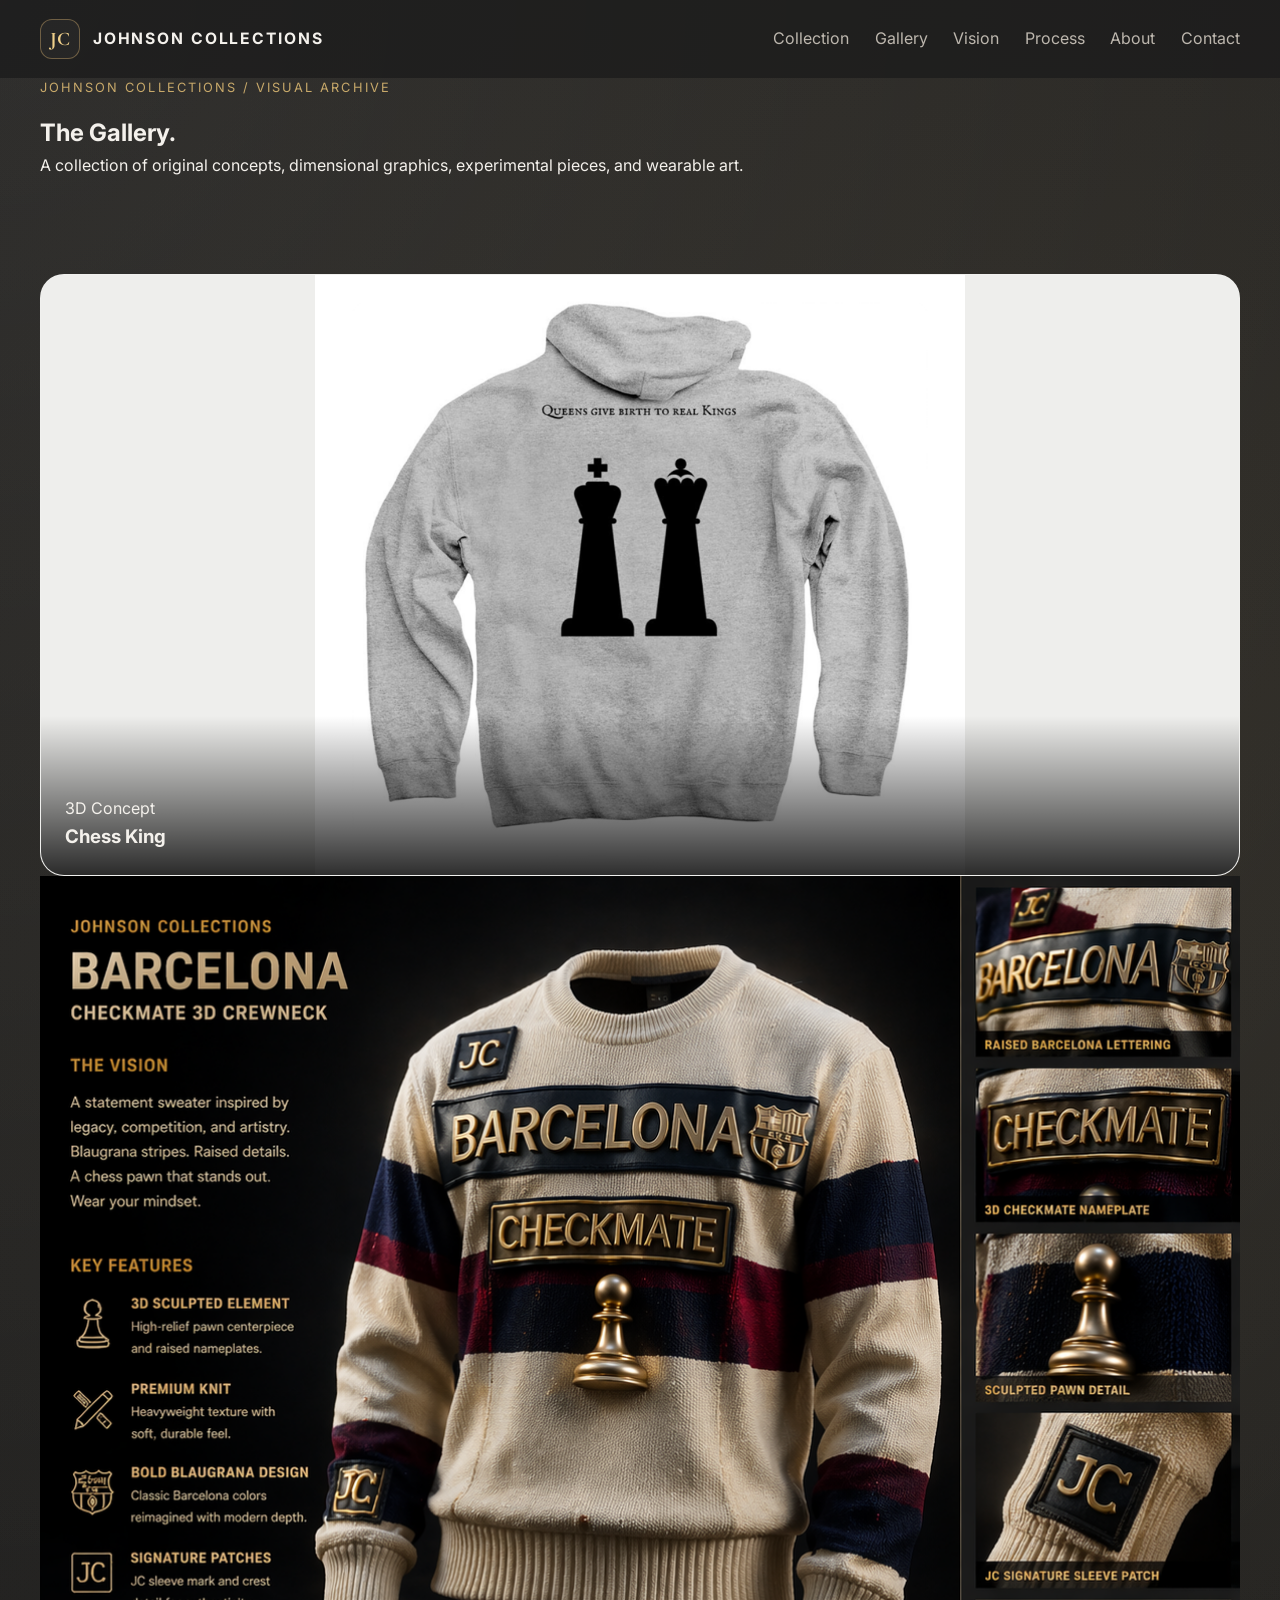
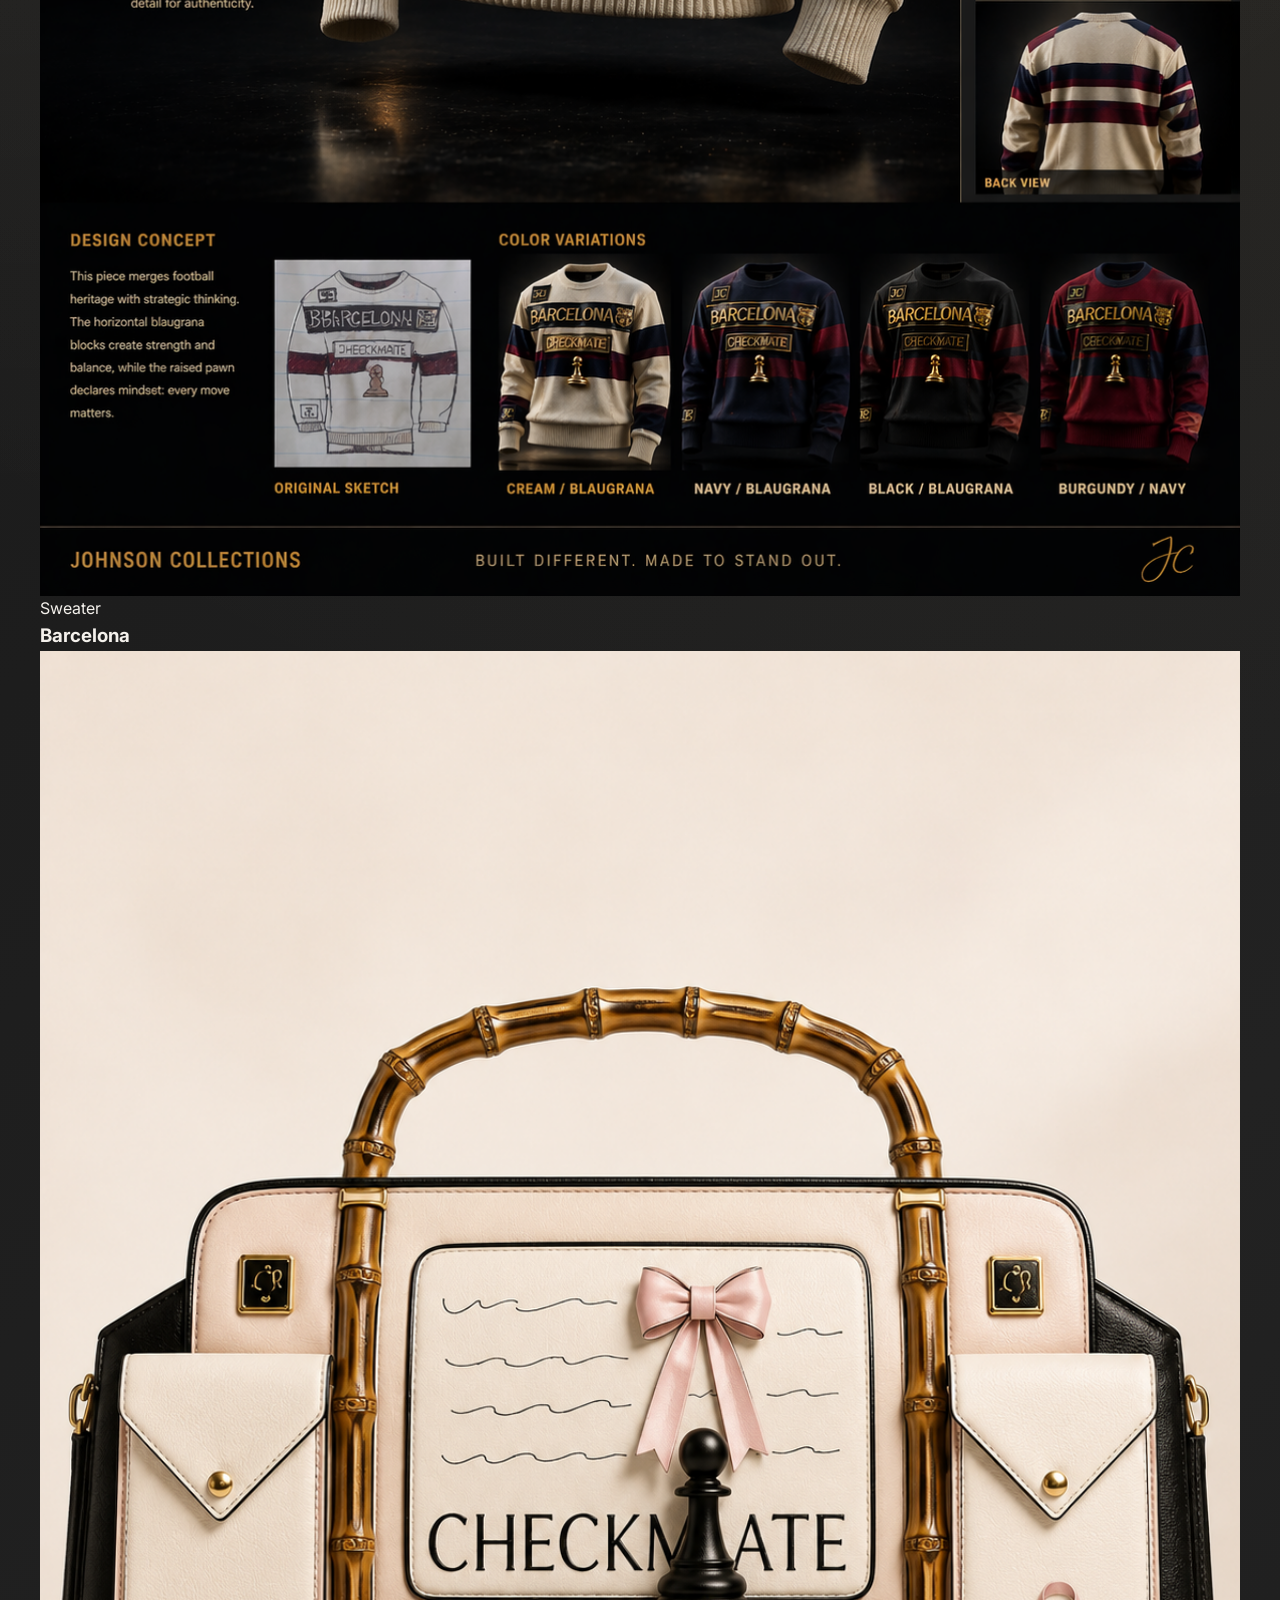
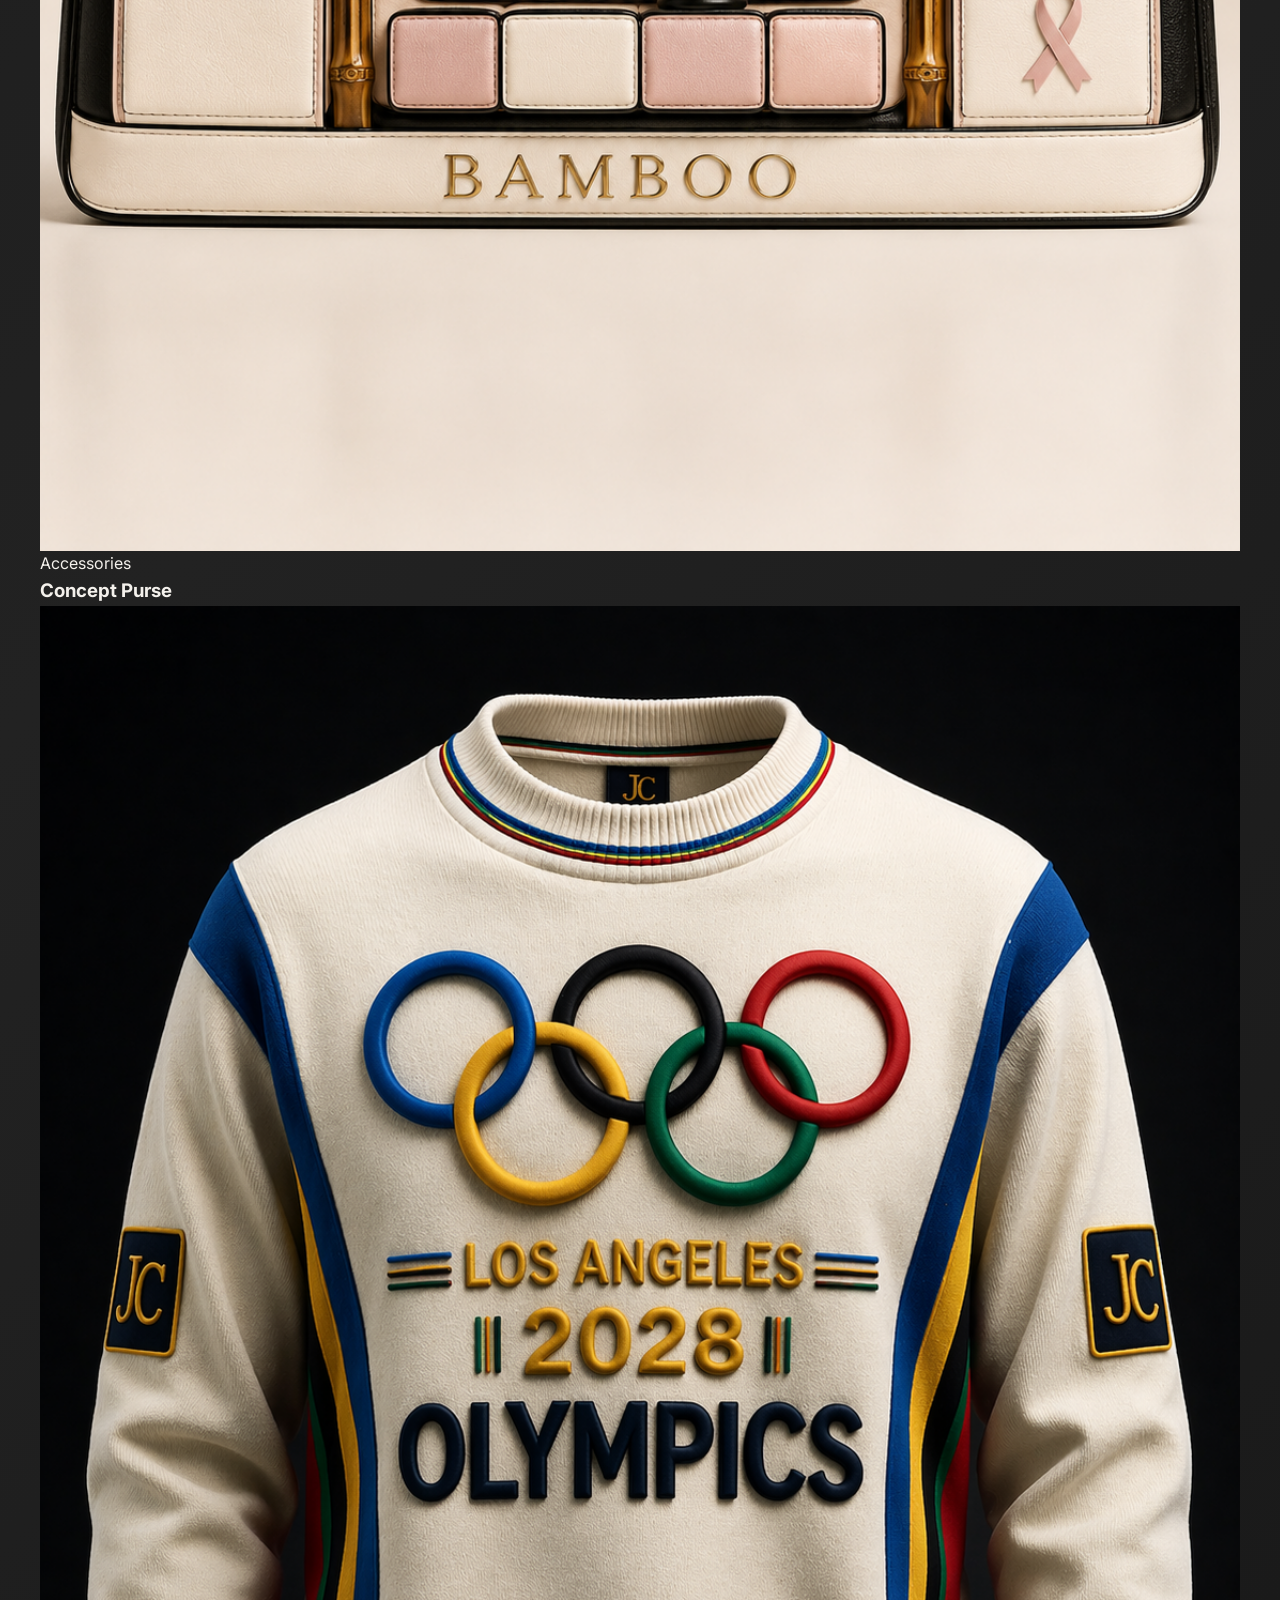
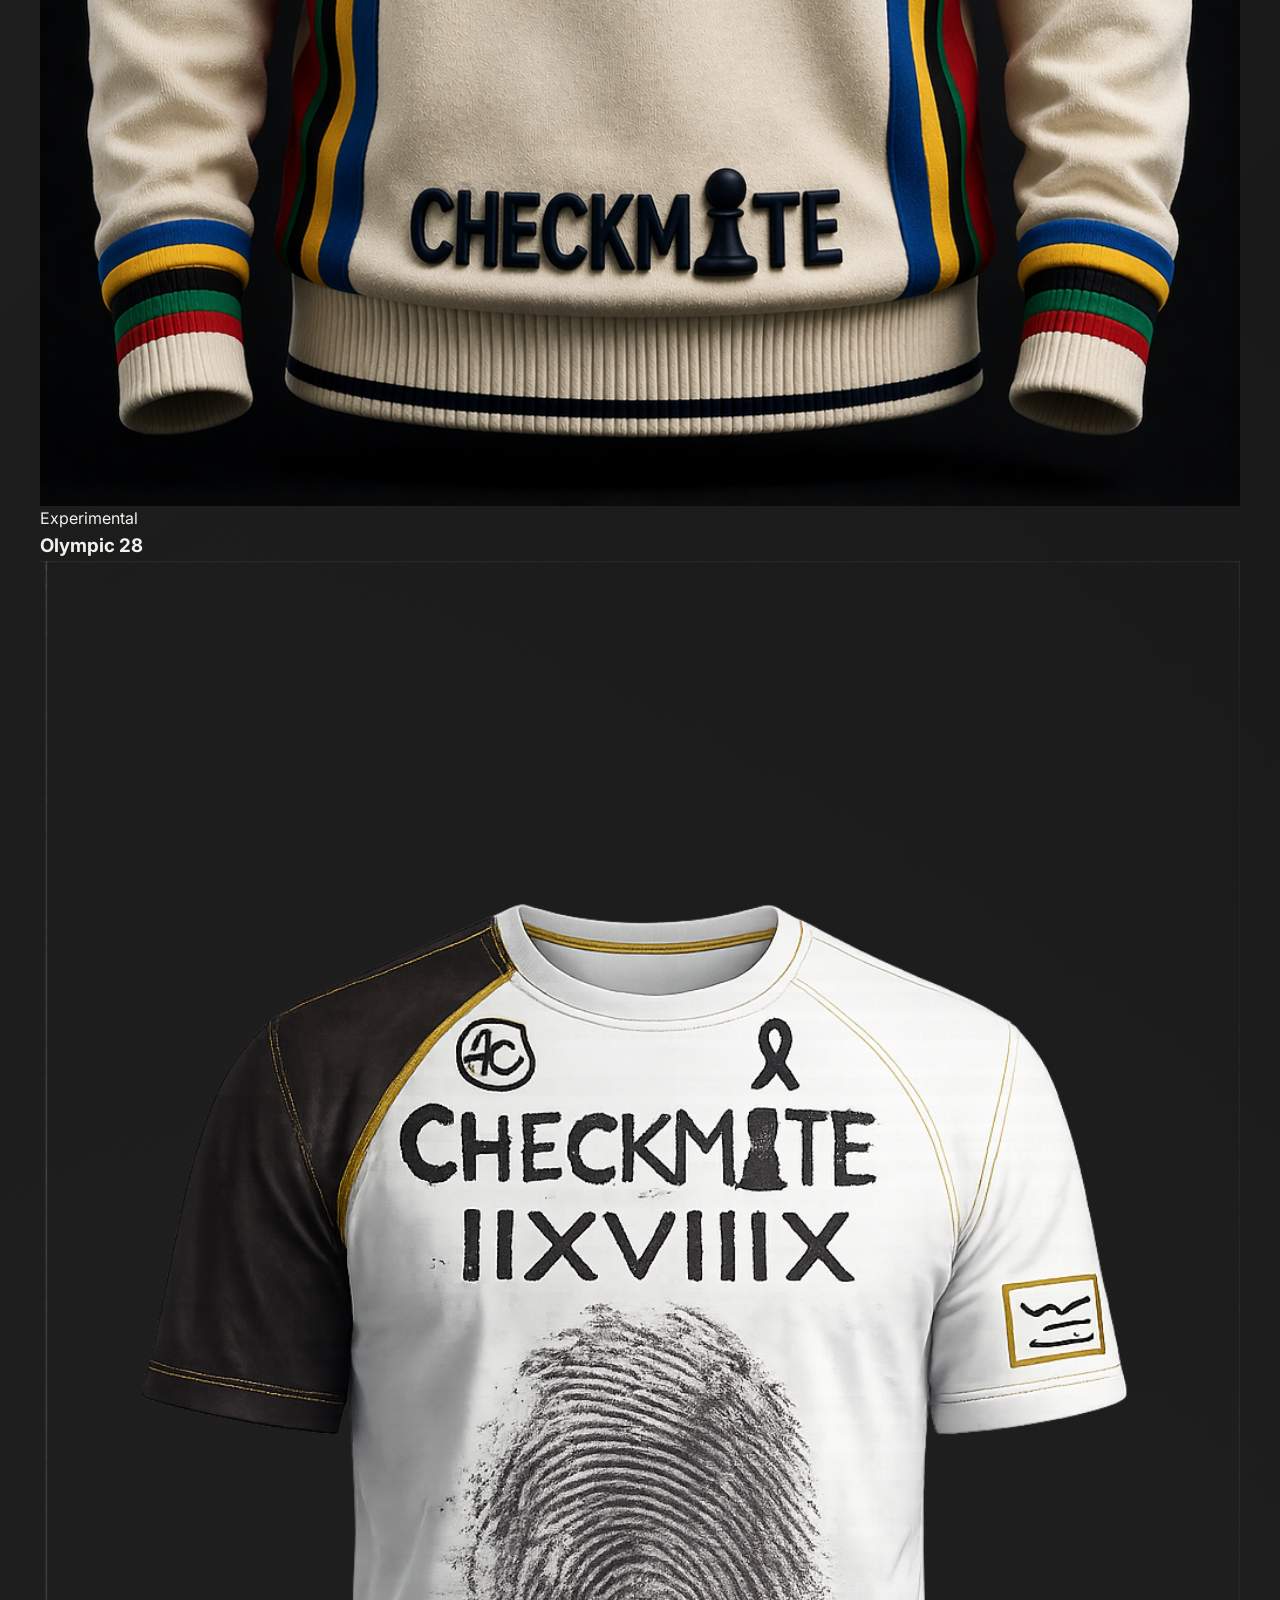
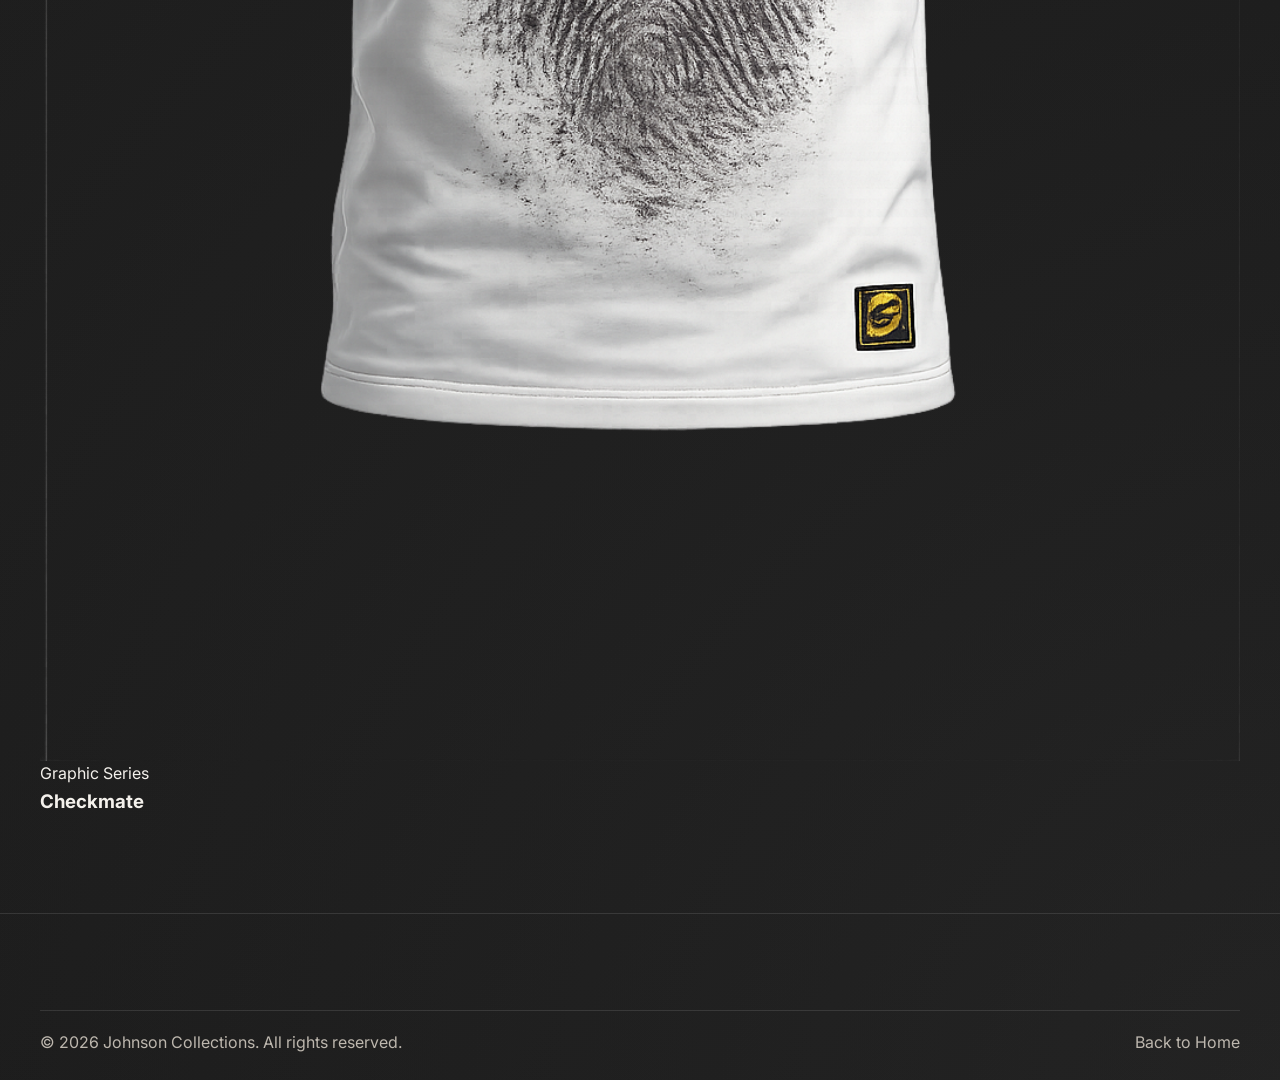
<file: gallery.html>
<!DOCTYPE html>
<html lang="en">
<head>
  <meta charset="UTF-8">
  <meta name="viewport" content="width=device-width, initial-scale=1.0">

  <title>Gallery | Johnson Collections</title>

  <meta
    name="description"
    content="Explore original fashion concepts, dimensional graphics, custom sweaters, and wearable art from Johnson Collections."
  >

  <link rel="preconnect" href="https://fonts.googleapis.com">
  <link rel="preconnect" href="https://fonts.gstatic.com" crossorigin>

  <link
    href="https://fonts.googleapis.com/css2?family=Inter:wght@400;500;600;700;800&family=Cormorant+Garamond:wght@500;600;700&display=swap"
    rel="stylesheet"
  >

  <link rel="stylesheet" href="styles.css">
</head>

<body>

  <div class="grain"></div>

  <!-- HEADER -->
  <header class="site-header">
    <div class="container nav">

      <a href="index.html" class="brand">
        <span class="brand-mark">JC</span>
        <span class="brand-text">Johnson Collections</span>
      </a>

      <nav class="nav-links" id="navLinks">
        <a href="index.html#collection">Collection</a>
        <a href="gallery.html">Gallery</a>
        <a href="index.html#vision">Vision</a>
        <a href="index.html#process">Process</a>
        <a href="index.html#about">About</a>
        <a href="index.html#contact">Contact</a>
      </nav>

      <button class="menu-btn" id="menuBtn" aria-label="Toggle navigation">
        <span></span>
        <span></span>
        <span></span>
      </button>

    </div>
  </header>


  <main>

    <!-- GALLERY HERO -->
    <section class="gallery-hero">
      <div class="container">

        <p class="eyebrow">Johnson Collections / Visual Archive</p>

        <h1>
          The <span>Gallery.</span>
        </h1>

        <p>
          A collection of original concepts, dimensional graphics,
          experimental pieces, and wearable art.
        </p>

      </div>
    </section>


    <!-- GALLERY -->
    <section class="section">

      <div class="container">

        <div class="gallery-grid">

          <article class="gallery-item gallery-featured">
  <div class="gallery-image-wrap">
    <img
      src="Images/Vintage/Cropped/back_gray_Johnson_Collection_sweater01_crop.png"
      alt="Johnson Collections dimensional sweater"
    >
  </div>

  <div class="gallery-caption">
    <span>3D Concept</span>
    <h3>Chess King</h3>
  </div>
</article>
          
          <!-- <article class="gallery-item">
            <img
              src="Images/Vintage/Cropped/back_gray_Johnson_Collection_sweater01_crop.png"
              alt="Johnson Collections dimensional black sweater"
            >

            <div class="gallery-caption">
              <span>3D Concept</span>
              <h3>Chess King</h3>
            </div>
          </article> -->


          <article class="gallery-item">
            <img
              src="Images/white_barcelona_sweater.png"
              alt="White Barcelona sweater concept"
            >

            <div class="gallery-caption">
              <span>Sweater</span>
              <h3>Barcelona</h3>
            </div>
          </article>


          <article class="gallery-item">
            <img
              src="Images/purse_img8.png"
              alt="Johnson Collections purse concept"
            >

            <div class="gallery-caption">
              <span>Accessories</span>
              <h3>Concept Purse</h3>
            </div>
          </article>


          <article class="gallery-item">
            <img
              src="Images/Olympic28_Sweater.png"
              alt="Olympic sweater concept"
            >

            <div class="gallery-caption">
              <span>Experimental</span>
              <h3>Olympic 28</h3>
            </div>
          </article>


          <article class="gallery-item">
            <img
              src="Images/Checkmate_Tshirt_008.png"
              alt="Checkmate T-shirt design"
            >

            <div class="gallery-caption">
              <span>Graphic Series</span>
              <h3>Checkmate</h3>
            </div>
          </article>

        </div>

      </div>

    </section>

  </main>


  <!-- FOOTER -->
  <footer class="site-footer">

    <div class="container footer-bottom">
      <p>© 2026 Johnson Collections. All rights reserved.</p>

      <a href="index.html">Back to Home</a>
    </div>

  </footer>


  <script src="script.js"></script>

</body>
</html>
</file>
<file: styles.css>
:root {
  --bg: #1a1a1a;
  --bg-soft: #242424;
  --panel: rgba(255, 255, 255, 0.055);
  --panel-strong: rgba(255, 255, 255, 0.09);
  --text: #f4f1ec;
  --muted: #bdb7ae;
  --line: rgba(255, 255, 255, 0.11);
  --gold: #c8a96a;
  --gold-2: #f0d08a;
  --silver: #a7abb2;
  --shadow: 0 24px 70px rgba(0, 0, 0, 0.45);
  --radius: 22px;
  --radius-sm: 16px;
  --max: 1200px;
}

* {
  box-sizing: border-box;
  margin: 0;
  padding: 0;
}

html {
  scroll-behavior: smooth;
}

body {
  background:
    radial-gradient(circle at top left, rgba(255, 255, 255, 0.09), transparent 28%),
    radial-gradient(circle at 80% 10%, rgba(200, 169, 106, 0.10), transparent 25%),
    radial-gradient(circle at bottom right, rgba(120, 120, 120, 0.18), transparent 32%),
    linear-gradient(135deg, #161616 0%, #222222 45%, #101010 100%);
  color: var(--text);
  font-family: "Inter", sans-serif;
  line-height: 1.6;
  overflow-x: hidden;
}

img {
  width: 100%;
  display: block;
  object-fit: cover;
}

a {
  color: inherit;
  text-decoration: none;
}

button,
input,
textarea {
  font: inherit;
}

.container {
  width: min(calc(100% - 2rem), var(--max));
  margin: 0 auto;
}

.grain {
  pointer-events: none;
  position: fixed;
  inset: 0;
  opacity: 0.05;
  background-image:
    linear-gradient(rgba(255,255,255,0.08) 1px, transparent 1px),
    linear-gradient(90deg, rgba(255,255,255,0.08) 1px, transparent 1px);
  background-size: 6px 6px;
  mix-blend-mode: soft-light;
  z-index: 999;
}

.site-header {
  background: rgba(28, 28, 28, 0.78);
}

.nav {
  display: flex;
  align-items: center;
  justify-content: space-between;
  min-height: 78px;
}

.brand {
  display: flex;
  align-items: center;
  gap: 0.8rem;
  font-weight: 700;
  letter-spacing: 0.02em;
}

.brand-mark {
  width: 40px;
  height: 40px;
  display: grid;
  place-items: center;
  border: 1px solid rgba(201, 166, 107, 0.45);
  border-radius: 12px;
  color: var(--gold-2);
  background: rgba(255, 255, 255, 0.03);
  font-family: "Cormorant Garamond", serif;
  font-size: 1.2rem;
}

.brand-text {
  font-size: 0.98rem;
  text-transform: uppercase;
  letter-spacing: 0.12em;
}

.nav-links {
  display: flex;
  gap: 1.6rem;
}

.nav-links a {
  color: var(--muted);
  transition: color 0.25s ease, transform 0.25s ease;
}

.nav-links a:hover {
  color: var(--text);
  transform: translateY(-1px);
}

.menu-btn {
  display: none;
  flex-direction: column;
  gap: 5px;
  background: transparent;
  border: 0;
  cursor: pointer;
}

.menu-btn span {
  width: 28px;
  height: 2px;
  background: var(--text);
  display: block;
}

.hero {
  min-height: calc(100vh - 78px);
  display: flex;
  align-items: center;
  padding: 4rem 0 3rem;
}

.hero-grid {
  display: grid;
  grid-template-columns: 1.1fr 1fr;
  gap: 2rem;
  align-items: center;
}

.eyebrow {
  color: var(--gold);
  text-transform: uppercase;
  letter-spacing: 0.16em;
  font-size: 0.8rem;
  margin-bottom: 1rem;
}

.hero-copy h1 {
  font-family: "Cormorant Garamond", serif;
  font-size: clamp(3rem, 7vw, 6rem);
  line-height: 0.95;
  margin-bottom: 1.2rem;
}

.hero-copy h1 span {
  color: var(--gold-2);
}

.hero-text,
.section-heading p,
.split-copy p,
.vision-copy p,
.product-info p,
.cta-card p {
  color: var(--muted);
}

.hero-text {
  max-width: 620px;
  font-size: 1.05rem;
}

.hero-actions {
  display: flex;
  gap: 1rem;
  margin: 2rem 0;
  flex-wrap: wrap;
}

.btn {
  display: inline-flex;
  align-items: center;
  justify-content: center;
  border-radius: 999px;
  padding: 0.95rem 1.4rem;
  border: 1px solid transparent;
  cursor: pointer;
  transition: transform 0.25s ease, box-shadow 0.25s ease, background 0.25s ease, border-color 0.25s ease;
}

.btn:hover {
  transform: translateY(-2px);
}

.btn-primary {
  background: linear-gradient(135deg, var(--gold-2), var(--gold));
  color: #0b0b0b;
  font-weight: 700;
  box-shadow: 0 10px 30px rgba(201, 166, 107, 0.25);
}

.btn-secondary {
  background: rgba(255,255,255,0.04);
  color: var(--text);
  border-color: var(--line);
}

.btn-outline {
  background: transparent;
  color: var(--gold-2);
  border-color: rgba(201, 166, 107, 0.4);
}

.hero-stats {
  display: grid;
  grid-template-columns: repeat(3, 1fr);
  gap: 1rem;
  margin-top: 2rem;
}

.hero-stats div {
  background: var(--panel);
  border: 1px solid var(--line);
  padding: 1rem;
  border-radius: var(--radius-sm);
}

.hero-stats strong {
  display: block;
  color: var(--text);
  margin-bottom: 0.25rem;
}

.hero-stats span {
  color: var(--muted);
  font-size: 0.92rem;
}

.hero-visual {
  position: relative;
}

.hero-card {
  position: relative;
  border-radius: 30px;
  overflow: hidden;
  border: 1px solid var(--line);
  background: var(--panel);
  box-shadow: var(--shadow);
}

.hero-badge {
  position: absolute;
  z-index: 2;
  top: 20px;
  left: 20px;
  background: rgba(0,0,0,0.55);
  border: 1px solid rgba(255,255,255,0.08);
  color: var(--gold-2);
  padding: 0.5rem 0.8rem;
  border-radius: 999px;
  font-size: 0.82rem;
}

.hero-image-wrap {
  position: relative;
  min-height: 620px;
}

.hero-image-wrap img {
  height: 100%;
  min-height: 620px;
}

.hero-overlay {
  position: absolute;
  inset: 0;
  background:
    linear-gradient(to top, rgba(0,0,0,0.7), rgba(0,0,0,0.05)),
    linear-gradient(to right, rgba(0,0,0,0.4), transparent);
  display: flex;
  align-items: flex-end;
  padding: 1.5rem;
}

.overlay-panel {
  max-width: 340px;
  background: rgba(10, 10, 10, 0.45);
  border: 1px solid rgba(255,255,255,0.08);
  backdrop-filter: blur(10px);
  padding: 1rem;
  border-radius: 20px;
}

.mini-label {
  text-transform: uppercase;
  letter-spacing: 0.14em;
  color: var(--gold);
  font-size: 0.75rem;
  margin-bottom: 0.4rem;
}

.overlay-panel h3 {
  font-size: 1.5rem;
  margin-bottom: 0.4rem;
}

.overlay-panel p {
  color: #d5cdbf;
  font-size: 0.95rem;
}

.glow {
  position: absolute;
  border-radius: 999px;
  filter: blur(70px);
  z-index: -1;
}

.glow-1 {
  width: 220px;
  height: 220px;
  background: rgba(201, 166, 107, 0.18);
  top: 5%;
  left: -10%;
}

.glow-2 {
  width: 260px;
  height: 260px;
  background: rgba(201, 166, 107, 0.12);
  bottom: 0;
  right: -8%;
}

.marquee {
  background: #202020;
}

.marquee-track {
  display: inline-flex;
  gap: 3rem;
  padding: 1rem 0;
  animation: scrollText 24s linear infinite;
  color: var(--gold-2);
  text-transform: uppercase;
  letter-spacing: 0.12em;
  font-size: 0.86rem;
}

@keyframes scrollText {
  from { transform: translateX(0); }
  to { transform: translateX(-50%); }
}

.section {
  padding: 6rem 0;
}

.section-heading {
  max-width: 720px;
  margin-bottom: 2.2rem;
}

.section-heading h2,
.vision-copy h2,
.split-copy h2,
.cta-card h2 {
  font-family: "Cormorant Garamond", serif;
  font-size: clamp(2.2rem, 4vw, 3.6rem);
  line-height: 1;
  margin-bottom: 0.9rem;
}

.product-grid {
  display: grid;
  grid-template-columns: repeat(3, 1fr);
  gap: 1.4rem;
}

.product-card {
  background: var(--panel);
  border: 1px solid var(--line);
  border-radius: 24px;
  overflow: hidden;
  box-shadow: var(--shadow);
  transform-style: preserve-3d;
  transition: transform 0.2s ease;
}

.product-image {
  aspect-ratio: 4 / 5;
  overflow: hidden;
}

.product-image img {
  height: 100%;
  transition: transform 0.45s ease;
}

.product-card:hover .product-image img {
  transform: scale(1.04);
}

.product-info {
  padding: 1.2rem;
}

.product-tag {
  color: var(--gold);
  text-transform: uppercase;
  letter-spacing: 0.12em;
  font-size: 0.75rem;
  margin-bottom: 0.5rem;
}

.product-info h3 {
  font-size: 1.4rem;
  margin-bottom: 0.5rem;
}

.dark-panel {
  background:
    linear-gradient(180deg, rgba(255,255,255,0.045), rgba(255,255,255,0.018)),
    #1d1d1d;
}

.vision-grid {
  display: grid;
  grid-template-columns: 1fr 1fr;
  gap: 2rem;
  align-items: start;
}

.vision-points {
  list-style: none;
  margin-top: 1.2rem;
  display: grid;
  gap: 0.8rem;
}

.vision-points li {
  color: var(--text);
  background: rgba(255,255,255,0.03);
  border: 1px solid var(--line);
  padding: 0.95rem 1rem;
  border-radius: 16px;
}

.vision-cards {
  display: grid;
  grid-template-columns: repeat(2, 1fr);
  gap: 1rem;
}

.mini-card {
  background: var(--panel);
  border: 1px solid var(--line);
  border-radius: 20px;
  padding: 1.2rem;
  min-height: 180px;
}

.mini-card span {
  color: var(--gold);
  font-weight: 700;
  display: inline-block;
  margin-bottom: 0.5rem;
}

.mini-card h3 {
  margin-bottom: 0.6rem;
}

.mini-card p {
  color: var(--muted);
}

.process-grid {
  display: grid;
  grid-template-columns: repeat(4, 1fr);
  gap: 1rem;
}

.process-step {
  background: var(--panel);
  border: 1px solid var(--line);
  border-radius: 20px;
  padding: 1.4rem;
}

.step-number {
  width: 46px;
  height: 46px;
  display: grid;
  place-items: center;
  border-radius: 14px;
  background: rgba(201, 166, 107, 0.12);
  color: var(--gold-2);
  font-weight: 700;
  margin-bottom: 1rem;
}

.process-step h3 {
  margin-bottom: 0.5rem;
}

.process-step p {
  color: var(--muted);
}

.split-grid {
  display: grid;
  grid-template-columns: 1fr 1fr;
  gap: 2rem;
  align-items: center;
}

.split-image {
  border-radius: 28px;
  overflow: hidden;
  border: 1px solid var(--line);
  box-shadow: var(--shadow);
}

.split-image img {
  min-height: 540px;
}

.cta-section {
  padding-top: 2rem;
}

.cta-card {
  display: grid;
  grid-template-columns: 1fr 1fr;
  gap: 2rem;
  padding: 2rem;
  border: 1px solid var(--line);
  border-radius: 28px;
  background:
    linear-gradient(135deg, rgba(201,166,107,0.08), rgba(255,255,255,0.03)),
    var(--panel);
  box-shadow: var(--shadow);
}

.contact-form {
  display: grid;
  gap: 0.9rem;
}

.contact-form input,
.contact-form textarea {
  background: rgba(255,255,255,0.04);
  border: 1px solid var(--line);
  color: var(--text);
  padding: 1rem 1.1rem;
  border-radius: 16px;
  outline: none;
}

.contact-form input:focus,
.contact-form textarea:focus {
  border-color: rgba(201, 166, 107, 0.5);
}

.site-footer {
  padding: 4rem 0 1.5rem;
  border-top: 1px solid var(--line);
}

.footer-grid {
  display: grid;
  grid-template-columns: 1.2fr 0.8fr 1fr;
  gap: 2rem;
}

.footer-title {
  color: var(--gold);
  margin-bottom: 0.8rem;
}

.footer-grid a,
.footer-grid p {
  color: var(--muted);
  display: block;
  margin-bottom: 0.5rem;
}

.footer-bottom {
  margin-top: 2rem;
  padding-top: 1.2rem;
  border-top: 1px solid var(--line);
  display: flex;
  justify-content: space-between;
  gap: 1rem;
  color: var(--muted);
  flex-wrap: wrap;
}

.toast {
  background: #242424;
}

.toast.show {
  opacity: 1;
  transform: translateY(0);
}

.reveal {
  opacity: 0;
  transform: translateY(30px);
  transition: 0.8s ease;
}

.reveal.visible {
  opacity: 1;
  transform: translateY(0);
}

.floating-card {
  animation: floatCard 5.5s ease-in-out infinite;
}

@keyframes floatCard {
  0%, 100% { transform: translateY(0px); }
  50% { transform: translateY(-10px); }
}

@media (max-width: 1080px) {
  .hero-grid,
  .vision-grid,
  .split-grid,
  .cta-card {
    grid-template-columns: 1fr;
  }

  .product-grid,
  .process-grid {
    grid-template-columns: repeat(2, 1fr);
  }

  .hero-image-wrap,
  .hero-image-wrap img {
    min-height: 520px;
  }
}

@media (max-width: 780px) {
  .nav-links {
    position: absolute;
    right: 1rem;
    top: 78px;
    width: min(320px, calc(100% - 2rem));
    background: rgba(14, 14, 14, 0.96);
    border: 1px solid var(--line);
    border-radius: 20px;
    padding: 1rem;
    display: none;
    flex-direction: column;
  }

  .nav-links.open {
    display: flex;
  }

  .menu-btn {
    display: flex;
  }

  .hero-copy h1 {
    font-size: clamp(2.6rem, 13vw, 4.5rem);
  }

  .hero-stats,
  .product-grid,
  .vision-cards,
  .process-grid,
  .footer-grid {
    grid-template-columns: 1fr;
  }

  .brand-text {
    font-size: 0.85rem;
  }

  .section {
    padding: 4.5rem 0;
  }
}

.gallery-featured {
  grid-column: span 7;
  position: relative;
  overflow: hidden;
  border-radius: 24px;
  background: #eeeeec;
  border: 1px solid var(--line);
}

.gallery-featured .gallery-image-wrap {
  height: 600px;
  display: flex;
  align-items: center;
  justify-content: center;
  overflow: hidden;
  background: #eeeeec;
}

.gallery-featured .gallery-image-wrap img {
  width: 100%;
  height: 100%;

  /* THIS IS THE IMPORTANT PART */
  object-fit: contain;
  object-position: center;

  display: block;
  transition: transform 0.5s ease;
}

.gallery-featured:hover img {
  transform: scale(1.025);
}

.gallery-featured .gallery-caption {
  position: absolute;
  left: 0;
  right: 0;
  bottom: 0;

  padding: 5rem 1.5rem 1.5rem;

  background: linear-gradient(
    to top,
    rgba(0, 0, 0, 0.82),
    rgba(0, 0, 0, 0)
  );
}
</file>
